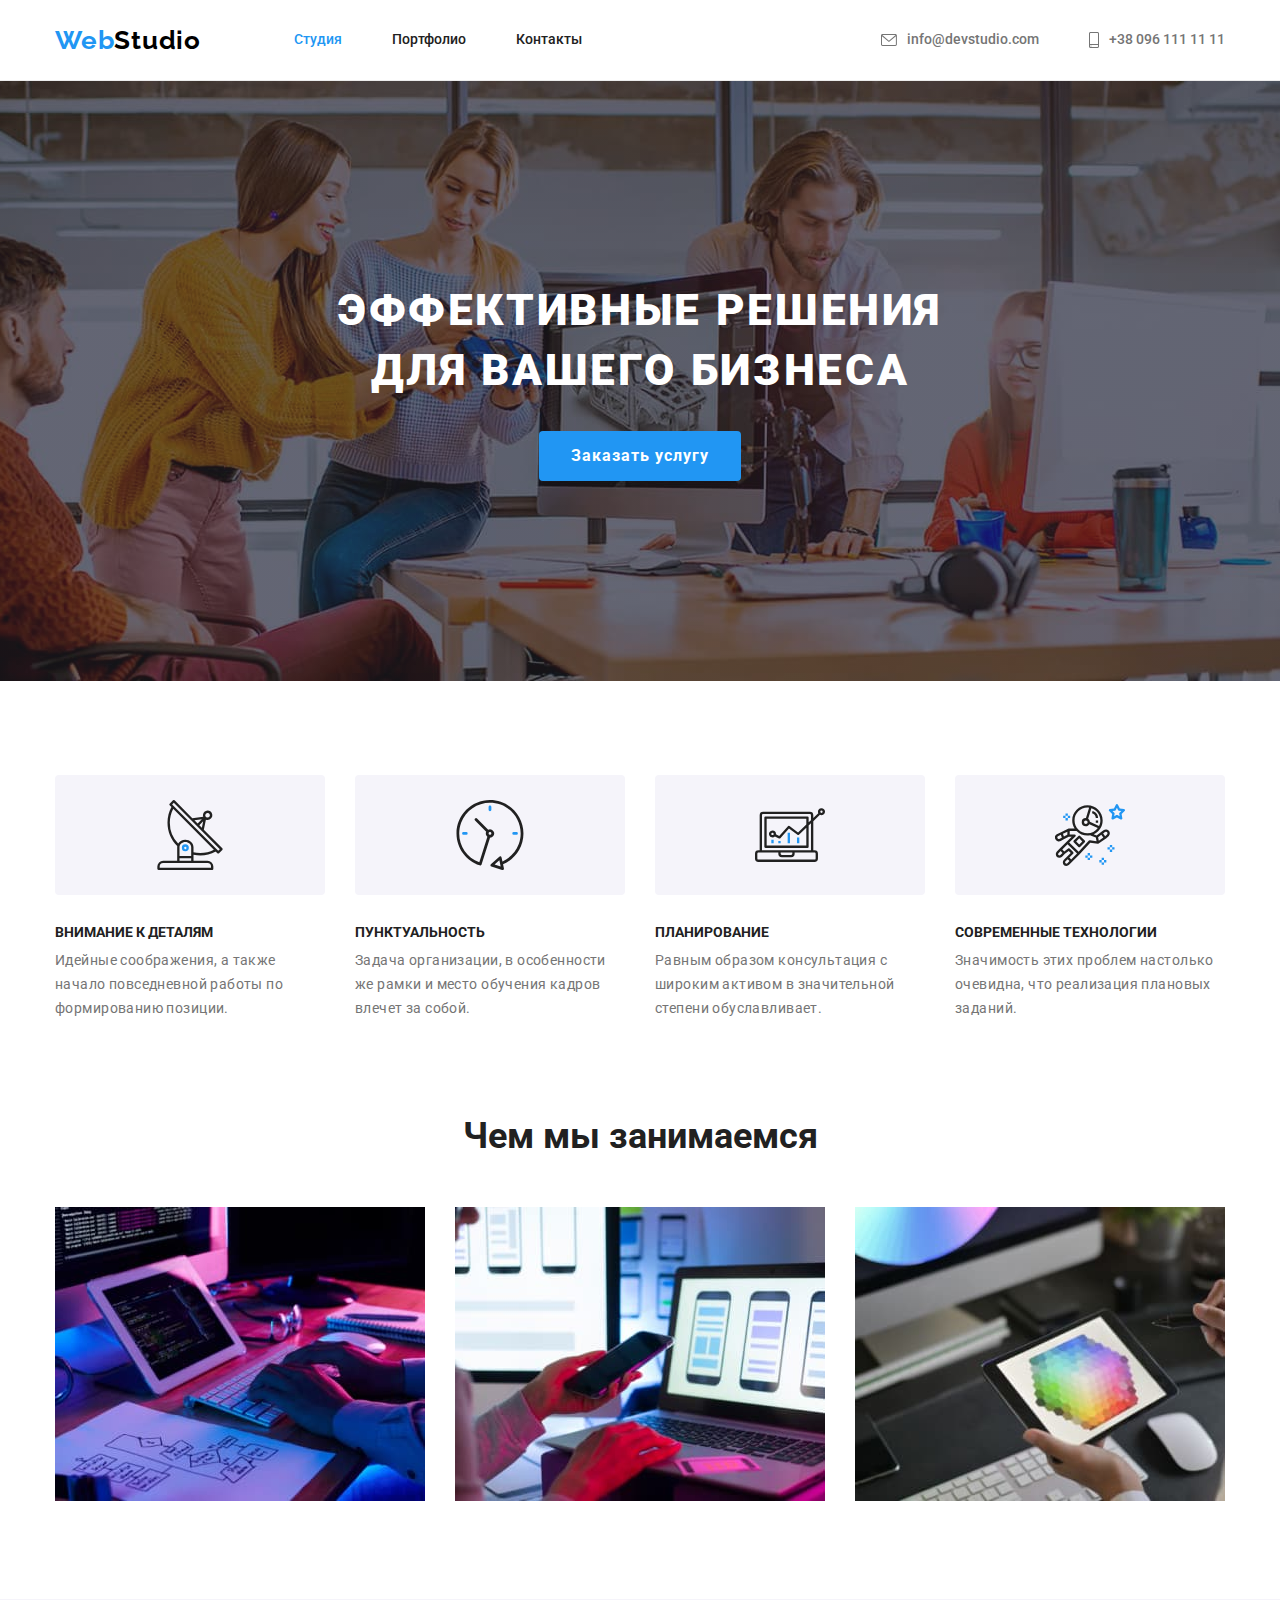
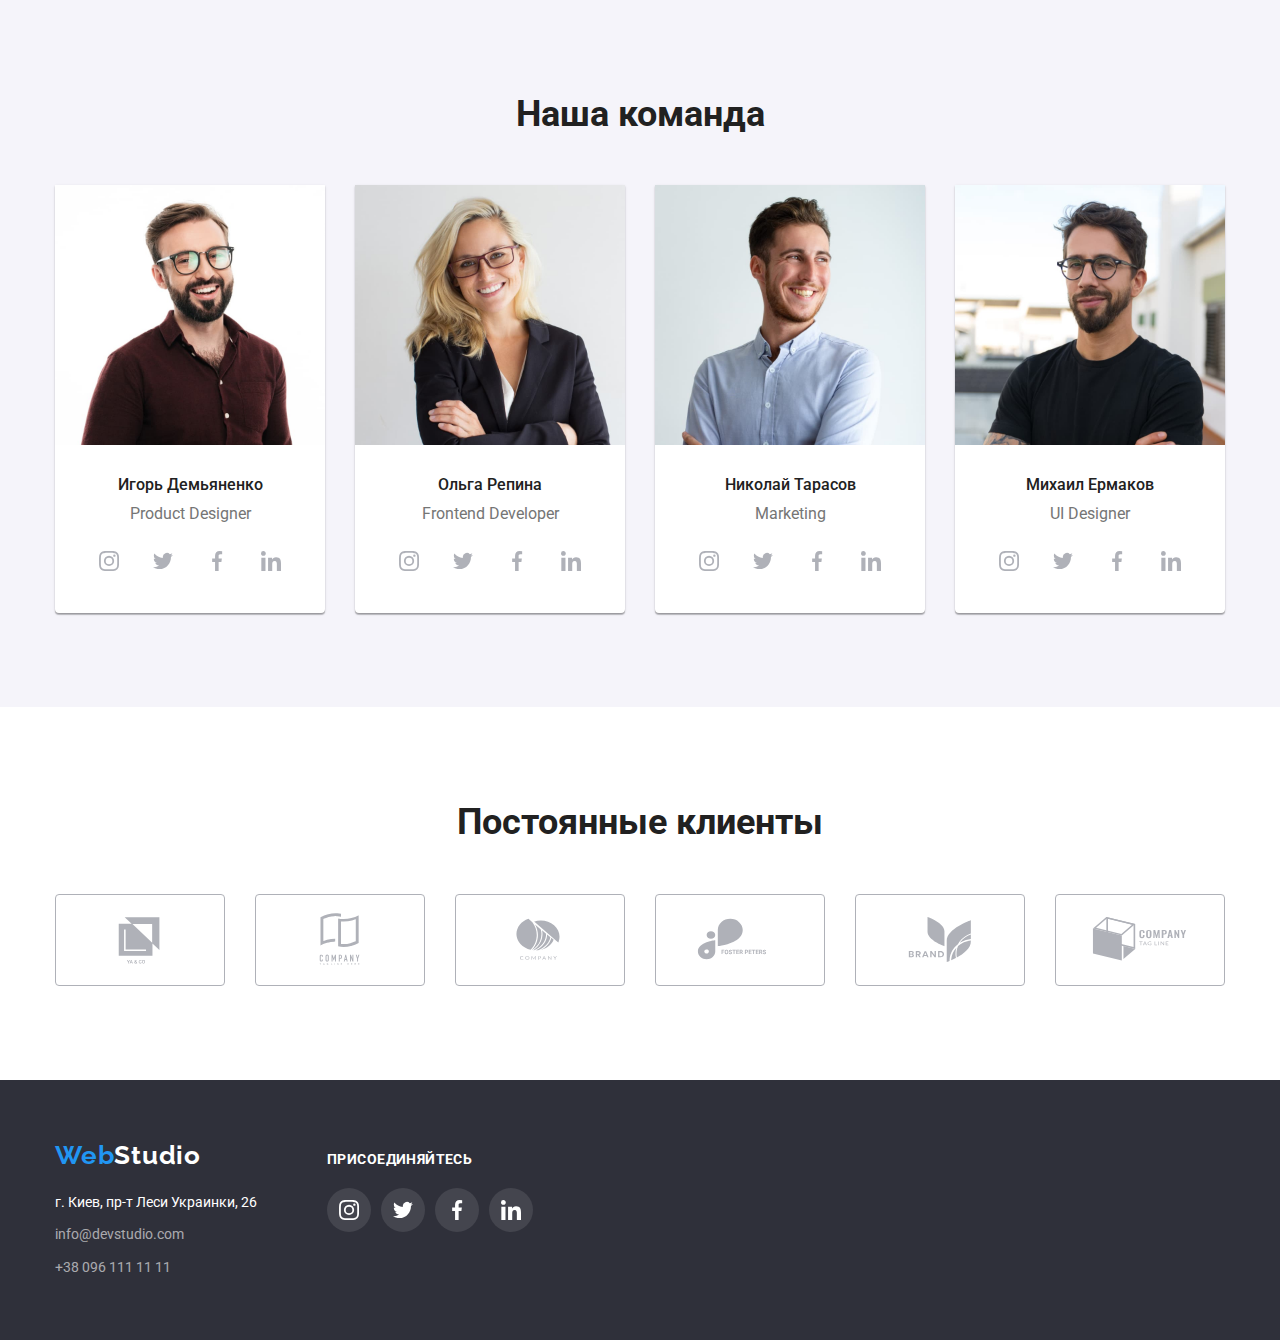
<file: index.html>
<!DOCTYPE html>
<html lang="ru">
  <head>
    <meta charset="UTF-8" />
    <meta http-equiv="X-UA-Compatible" content="IE=edge" />
    <meta name="viewport" content="width=device-width, initial-scale=1.0" />
    <title>WebStudio</title>
    <link rel="preconnect" href="https://fonts.googleapis.com" />
    <link rel="preconnect" href="https://fonts.gstatic.com" crossorigin />
    <link
      href="https://fonts.googleapis.com/css2?family=Raleway:wght@700&family=Roboto:wght@400;500;700;900&display=swap"
      rel="stylesheet"
    />
    <link
      rel="stylesheet"
      href="https://cdnjs.cloudflare.com/ajax/libs/modern-normalize/1.1.0/modern-normalize.min.css"
    />
    <link rel="stylesheet" href="./css/styles.css" />
  </head>
  <body>
    <header class="header-title">
      <div class="container">
        <nav class="header-nav">
          <a href="/" lang="en" class="logo link"
            ><span class="logo-item link">Web</span>Studio
          </a>
          <ul class="header-list">
            <li class="header-item">
              <a href="./index.html" class="header-link link current">Студия</a>
            </li>
            <li class="header-item">
              <a href="./portfolio.html" class="header-link link">Портфолио</a>
            </li>
            <li class="header-item">
              <a href="" class="header-link link">Контакты</a>
            </li>
          </ul>
        </nav>
        <ul class="contacts">
          <li class="header-item">
            <a href="mailto:info@devstudio.com" class="contact-list link">
              <svg class="icon-img mail">
                <use href="./images/symbol-defs.svg#mail"></use>
              </svg>
              info@devstudio.com</a
            >
          </li>
          <li class="header-item">
            <a href="tel:+380961111111" class="contact-list link">
              <svg class="icon-img phone">
                <use href="./images/symbol-defs.svg#smartphone"></use>
              </svg>
              +38 096 111 11 11</a
            >
          </li>
        </ul>
      </div>
    </header>
    <main>
      <section class="hero-title">
        <div class="container">
          <h1 class="hero">Эффективные решения для вашего бизнеса</h1>
          <button type="button" class="btn-title">Заказать услугу</button>
        </div>
      </section>
      <section class="preferences">
        <div class="container">
          <h2 class="visually-hidden">Преимущества</h2>
          <ul class="preferences-title">
            <li class="preferences-container">
              <div class="preferences-icon">
                <svg class="icons" width="70" height="70">
                  <use href="./images/icons-all.svg#icon-antena"></use>
                </svg>
              </div>
              <h3 class="preferences-item">Внимание к деталям</h3>
              <p class="preferences-list">
                Идейные соображения, а также начало повседневной работы по
                формированию позиции.
              </p>
            </li>
            <li class="preferences-container">
              <div class="preferences-icon">
                <svg class="icons" width="70" height="70">
                  <use href="./images/icons-all.svg#icon-clock"></use>
                </svg>
              </div>
              <h3 class="preferences-item">Пунктуальность</h3>
              <p class="preferences-list">
                Задача организации, в особенности же рамки и место обучения
                кадров влечет за собой.
              </p>
            </li>
            <li class="preferences-container">
              <div class="preferences-icon">
                <svg class="icons" width="70" height="70">
                  <use href="./images/icons-all.svg#icon-diagram"></use>
                </svg>
              </div>
              <h3 class="preferences-item">Планирование</h3>
              <p class="preferences-list">
                Равным образом консультация с широким активом в значительной
                степени обуславливает.
              </p>
            </li>
            <li class="preferences-container">
              <div class="preferences-icon">
                <svg class="icons" width="70" height="70">
                  <use href="./images/icons-all.svg#icon-astronaut"></use>
                </svg>
              </div>
              <h3 class="preferences-item">Современные технологии</h3>
              <p class="preferences-list">
                Значимость этих проблем настолько очевидна, что реализация
                плановых заданий.
              </p>
            </li>
          </ul>
        </div>
      </section>
      <section class="professional">
        <div class="container">
          <h2 class="professional-title">Чем мы занимаемся</h2>
          <ul class="professional-list">
            <li class="professional-item">
              <img
                src="./images/box1.jpg"
                alt="Планшет, клавиатура, руки"
                width="370"
              />
            </li>
            <li class="professional-item">
              <img src="./images/box2.jpg" alt="Телефон в руках" width="370" />
            </li>
            <li class="professional-item">
              <img
                src="./images/box3.jpg"
                alt="Разметка цветов в планшете"
                width="370"
              />
            </li>
          </ul>
        </div>
      </section>
      <section class="team">
        <div class="container">
          <h2 class="team-title">Наша команда</h2>
          <ul class="team-container">
            <li class="team-list">
              <img
                class="img"
                src="./images/product_designer.jpg"
                alt="Фото Продакт дизайнера"
                width="270"
              />
              <div class="team-member-container">
                <h3 class="team-member">Игорь Демьяненко</h3>
                <p lang="en" class="team-item">Product Designer</p>
                <ul class="team-soc-list">
                  <li class="team-soc-link">
                    <a href="" class="team-soc-item link">
                      <svg class="team-soc-icon" width="20" height="20">
                        <use href="./images/icons-all.svg#icon-instagram"></use>
                      </svg>
                    </a>
                  </li>
                  <li class="team-soc-link">
                    <a href="" class="team-soc-item link">
                      <svg class="team-soc-icon" width="20" height="20">
                        <use href="./images/icons-all.svg#icon-twitter"></use>
                      </svg>
                    </a>
                  </li>
                  <li class="team-soc-link">
                    <a href="" class="team-soc-item link">
                      <svg class="team-soc-icon" width="20" height="20">
                        <use href="./images/icons-all.svg#icon-facebook"></use>
                      </svg>
                    </a>
                  </li>
                  <li class="team-soc-link">
                    <a href="" class="team-soc-item link">
                      <svg class="team-soc-icon" width="20" height="20">
                        <use href="./images/icons-all.svg#icon-linkedin"></use>
                      </svg>
                    </a>
                  </li>
                </ul>
              </div>
            </li>
            <li class="team-list">
              <img
                class="img"
                src="./images/frontend_developer.jpg"
                alt="Фото фронт разработчика"
                width="270"
              />
              <div class="team-member-container">
                <h3 class="team-member">Ольга Репина</h3>
                <p lang="en" class="team-item">Frontend Developer</p>
                <ul class="team-soc-list">
                  <li class="team-soc-link">
                    <a href="" class="team-soc-item link">
                      <svg class="team-soc-icon" width="20" height="20">
                        <use href="./images/icons-all.svg#icon-instagram"></use>
                      </svg>
                    </a>
                  </li>
                  <li class="team-soc-link">
                    <a href="" class="team-soc-item link">
                      <svg class="team-soc-icon" width="20" height="20">
                        <use href="./images/icons-all.svg#icon-twitter"></use>
                      </svg>
                    </a>
                  </li>
                  <li class="team-soc-link">
                    <a href="" class="team-soc-item link">
                      <svg class="team-soc-icon" width="20" height="20">
                        <use href="./images/icons-all.svg#icon-facebook"></use>
                      </svg>
                    </a>
                  </li>
                  <li class="team-soc-link">
                    <a href="" class="team-soc-item link">
                      <svg class="team-soc-icon" width="20" height="20">
                        <use href="./images/icons-all.svg#icon-linkedin"></use>
                      </svg>
                    </a>
                  </li>
                </ul>
              </div>
            </li>
            <li class="team-list">
              <img
                class="img"
                src="./images/marketing.jpg"
                alt="Фото маркетолога"
                width="270"
              />
              <div class="team-member-container">
                <h3 class="team-member">Николай Тарасов</h3>
                <p lang="en" class="team-item">Marketing</p>
                <ul class="team-soc-list">
                  <li class="team-soc-link">
                    <a href="" class="team-soc-item link">
                      <svg class="team-soc-icon" width="20" height="20">
                        <use href="./images/icons-all.svg#icon-instagram"></use>
                      </svg>
                    </a>
                  </li>
                  <li class="team-soc-link">
                    <a href="" class="team-soc-item link">
                      <svg class="team-soc-icon" width="20" height="20">
                        <use href="./images/icons-all.svg#icon-twitter"></use>
                      </svg>
                    </a>
                  </li>
                  <li class="team-soc-link">
                    <a href="" class="team-soc-item link">
                      <svg class="team-soc-icon" width="20" height="20">
                        <use href="./images/icons-all.svg#icon-facebook"></use>
                      </svg>
                    </a>
                  </li>
                  <li class="team-soc-link">
                    <a href="" class="team-soc-item link">
                      <svg class="team-soc-icon" width="20" height="20">
                        <use href="./images/icons-all.svg#icon-linkedin"></use>
                      </svg>
                    </a>
                  </li>
                </ul>
              </div>
            </li>
            <li class="team-list">
              <img
                class="img"
                src="./images/ul_designer.jpg"
                alt="Фото дизайнера"
                width="270"
              />
              <div class="team-member-container">
                <h3 class="team-member">Михаил Ермаков</h3>
                <p lang="en" class="team-item">UI Designer</p>
                <ul class="team-soc-list">
                  <li class="team-soc-link">
                    <a href="" class="team-soc-item link">
                      <svg class="team-soc-icon" width="20" height="20">
                        <use href="./images/icons-all.svg#icon-instagram"></use>
                      </svg>
                    </a>
                  </li>
                  <li class="team-soc-link">
                    <a href="" class="team-soc-item link">
                      <svg class="team-soc-icon" width="20" height="20">
                        <use href="./images/icons-all.svg#icon-twitter"></use>
                      </svg>
                    </a>
                  </li>
                  <li class="team-soc-link">
                    <a href="" class="team-soc-item link">
                      <svg class="team-soc-icon" width="20" height="20">
                        <use href="./images/icons-all.svg#icon-facebook"></use>
                      </svg>
                    </a>
                  </li>
                  <li class="team-soc-link">
                    <a href="" class="team-soc-item link">
                      <svg class="team-soc-icon" width="20" height="20">
                        <use href="./images/icons-all.svg#icon-linkedin"></use>
                      </svg>
                    </a>
                  </li>
                </ul>
              </div>
            </li>
          </ul>
        </div>
      </section>
      <section class="clients">
        <div class="container">
          <h2 class="clients-title">Постоянные клиенты</h2>
          <ul class="clients-list">
            <li class="clients-item">
              <a href="" class="clients-link link">
                <svg class="clients-icon" width="106" height="60">
                  <use href="./images/icons-all.svg#icon-company-ya"></use>
                </svg>
              </a>
            </li>
            <li class="clients-item">
              <a href="" class="clients-link link">
                <svg class="clients-icon" width="106" height="60">
                  <use href="./images/icons-all.svg#icon-company-tagline"></use>
                </svg>
              </a>
            </li>
            <li class="clients-item">
              <a href="" class="clients-link link">
                <svg class="clients-icon" width="106" height="60">
                  <use href="./images/icons-all.svg#icon-company"></use>
                </svg>
              </a>
            </li>
            <li class="clients-item">
              <a href="" class="clients-link link">
                <svg class="clients-icon" width="106" height="60">
                  <use href="./images/icons-all.svg#icon-foster"></use>
                </svg>
              </a>
            </li>
            <li class="clients-item">
              <a href="" class="clients-link link">
                <svg class="clients-icon" width="106" height="60">
                  <use href="./images/icons-all.svg#icon-brand"></use>
                </svg>
              </a>
            </li>
            <li class="clients-item">
              <a href="" class="clients-link link">
                <svg class="clients-icon" width="106" height="60">
                  <use href="./images/icons-all.svg#icon-company-tag"></use>
                </svg>
              </a>
            </li>
          </ul>
        </div>
      </section>
    </main>
    <footer class="footer-item">
      <div class="container footer">
        <div class="footer-container">
          <a href="/" lang="en" class="logo link"
            ><span class="logo-item link">Web</span
            ><span class="logo-footer">Studio</span>
          </a>
          <address class="footer-address">
            <ul class="footer-list">
              <li class="footer-list-item">
                <p class="address-teg">г. Киев, пр-т Леси Украинки, 26</p>
              </li>
              <li class="footer-list-item">
                <a href="mailto:info@devstudio.com" class="footer-link link"
                  >info@devstudio.com</a
                ><br />
              </li>
              <li class="footer-list-item">
                <a href="tel:+380961111111" class="footer-link link"
                  >+38 096 111 11 11</a
                >
              </li>
            </ul>
          </address>
        </div>
        <div class="footer-cos">
          <p class="footer-cos-head">присоединяйтесь</p>
          <ul class="footer-soc-list">
            <li class="footer-soc-link">
              <a href="" class="footer-soc-item link">
                <svg class="footer-soc-icon" width="20" height="20">
                  <use href="./images/icons-all.svg#icon-instagram"></use>
                </svg>
              </a>
            </li>
            <li class="footer-soc-link">
              <a href="" class="footer-soc-item link">
                <svg class="footer-soc-icon" width="20" height="20">
                  <use href="./images/icons-all.svg#icon-twitter"></use>
                </svg>
              </a>
            </li>
            <li class="footer-soc-link">
              <a href="" class="footer-soc-item link">
                <svg class="footer-soc-icon" width="20" height="20">
                  <use href="./images/icons-all.svg#icon-facebook"></use>
                </svg>
              </a>
            </li>
            <li class="footer-soc-link">
              <a href="" class="footer-soc-item link">
                <svg class="footer-soc-icon" width="20" height="20">
                  <use href="./images/icons-all.svg#icon-linkedin"></use>
                </svg>
              </a>
            </li>
          </ul>
        </div>
      </div>
    </footer>
  </body>
</html>
</file>
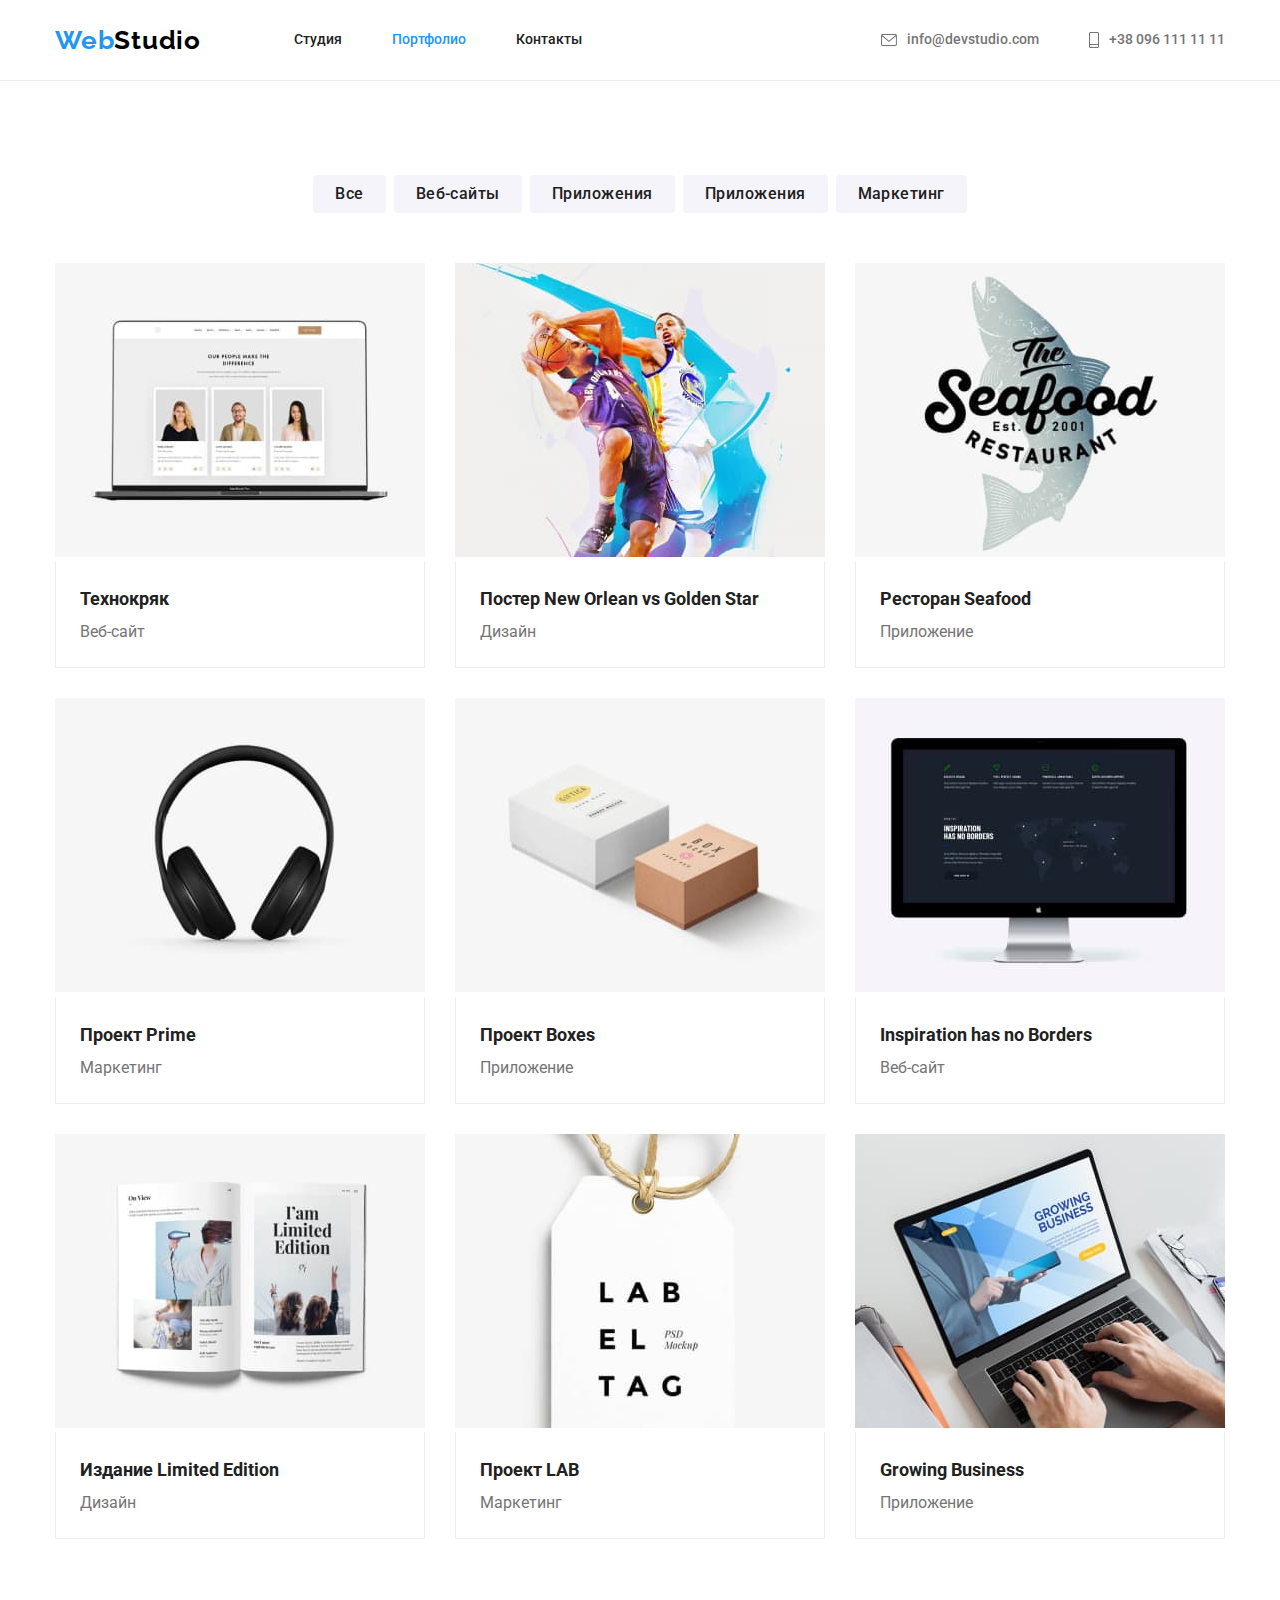
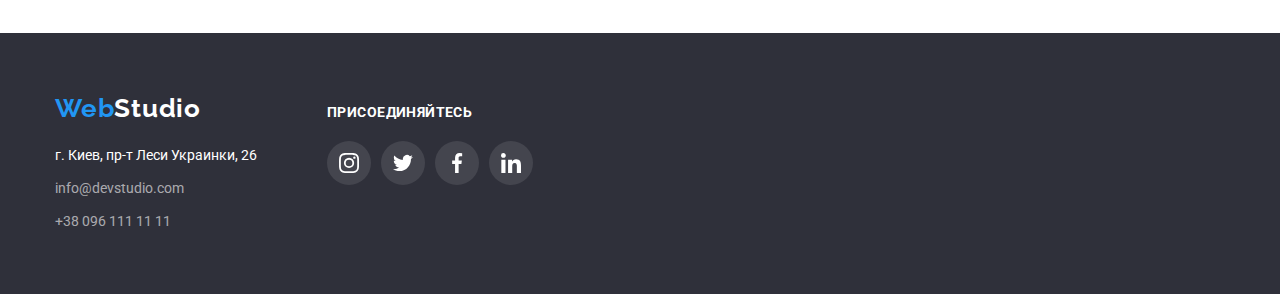
<file: portfolio.html>
<!DOCTYPE html>
<html lang="ru">
  <head>
    <meta charset="UTF-8" />
    <meta http-equiv="X-UA-Compatible" content="IE=edge" />
    <meta name="viewport" content="width=device-width, initial-scale=1.0" />
    <title>WebStudio</title>
    <link rel="preconnect" href="https://fonts.googleapis.com" />
    <link rel="preconnect" href="https://fonts.gstatic.com" crossorigin />
    <link
      href="https://fonts.googleapis.com/css2?family=Raleway:wght@700&family=Roboto:wght@400;500;700;900&display=swap"
      rel="stylesheet"
    />
    <link
      rel="stylesheet"
      href="https://cdnjs.cloudflare.com/ajax/libs/modern-normalize/1.1.0/modern-normalize.min.css"
    />
    <link rel="stylesheet" href="./css/styles.css" />
  </head>
  <body>
    <header class="header-title">
      <div class="container">
        <nav class="header-nav">
          <a href="/" lang="en" class="logo link"
            ><span class="logo-item link">Web</span>Studio
          </a>
          <ul class="header-list">
            <li class="header-item">
              <a href="./index.html" class="header-link link">Студия</a>
            </li>
            <li class="header-item">
              <a href="./portfolio.html" class="header-link link current"
                >Портфолио</a
              >
            </li>
            <li class="header-item">
              <a href="" class="header-link link">Контакты</a>
            </li>
          </ul>
        </nav>
        <ul class="contacts">
          <li class="header-item">
            <a href="mailto:info@devstudio.com" class="contact-list link">
              <svg class="icon-img mail">
                <use href="./images/symbol-defs.svg#mail"></use>
              </svg>
              info@devstudio.com</a
            >
          </li>
          <li class="header-item">
            <a href="tel:+380961111111" class="contact-list link">
              <svg class="icon-img phone">
                <use href="./images/symbol-defs.svg#smartphone"></use>
              </svg>
              +38 096 111 11 11</a
            >
          </li>
        </ul>
      </div>
    </header>
    <main>
      <section class="section-hero">
        <div class="container">
          <h1 class="visually-hidden">Портфолио</h1>
          <ul class="hero-list">
            <li class="hero-item-portfolio">
              <button type="button" class="hero-btn current">Все</button>
            </li>
            <li class="hero-item-portfolio">
              <button type="button" class="hero-btn">Веб-сайты</button>
            </li>
            <li class="hero-item-portfolio">
              <button type="button" class="hero-btn">Приложения</button>
            </li>
            <li class="hero-item-portfolio">
              <button type="button" class="hero-btn">Приложения</button>
            </li>
            <li class="hero-item-portfolio">
              <button type="button" class="hero-btn">Маркетинг</button>
            </li>
          </ul>
          <ul class="exemples-list">
            <li class="exemples-element">
              <a href="" class="exemples-link link">
                <img
                  src="./images/technokryak.jpg"
                  alt="Веб-сайт Технокряк"
                  width="370"
                  class="exemple-item"
                />
                <div class="exemple-container">
                  <h3 class="exemple-name">Технокряк</h3>
                  <p class="exemple-type">Веб-сайт</p>
                </div>
              </a>
            </li>
            <li class="exemples-element">
              <a href="" class="exemples-link link">
                <img
                  src="./images/poster.jpg"
                  alt="Постер Баскетбол"
                  width="370"
                  class="exemple-item"
                />
                <div class="exemple-container">
                  <h3 class="exemple-name">
                    Постер <span lang="en">New Orlean vs Golden Star</span>
                  </h3>
                  <p class="exemple-type">Дизайн</p>
                </div>
              </a>
            </li>
            <li class="exemples-element">
              <a href="" class="exemples-link link">
                <img
                  src="./images/seafood.jpg"
                  alt="Ресторан морской еды"
                  width="370"
                  class="exemple-item"
                />
                <div class="exemple-container">
                  <h3 class="exemple-name">
                    Ресторан <span lang="en">Seafood</span>
                  </h3>
                  <p class="exemple-type">Приложение</p>
                </div>
              </a>
            </li>
            <li class="exemples-element">
              <a href="" class="exemples-link link">
                <img
                  src="./images/prime.jpg"
                  alt="Проэкт Прайм"
                  width="370"
                  class="exemple-item"
                />
                <div class="exemple-container">
                  <h3 class="exemple-name">
                    Проект <span lang="en">Prime</span>
                  </h3>
                  <p class="exemple-type">Маркетинг</p>
                </div>
              </a>
            </li>
            <li class="exemples-element">
              <a href="" class="exemples-link link">
                <img
                  src="./images/boxes.jpg"
                  alt="Проэкт Боксы"
                  width="370"
                  class="exemple-item"
                />
                <div class="exemple-container">
                  <h3 class="exemple-name">
                    Проект <span lang="en">Boxes</span>
                  </h3>
                  <p class="exemple-type">Приложение</p>
                </div>
              </a>
            </li>
            <li class="exemples-element">
              <a href="" class="exemples-link link">
                <img
                  src="./images/inspiration_has_no_borders.jpg"
                  alt="Вдохновение не имеет границ"
                  width="370"
                  class="exemple-item"
                />
                <div class="exemple-container">
                  <h3 lang="en" class="exemple-name">
                    Inspiration has no Borders
                  </h3>
                  <p class="exemple-type">Веб-сайт</p>
                </div>
              </a>
            </li>
            <li class="exemples-element">
              <a href="" class="exemples-link link">
                <img
                  src="./images/limited-edition.jpg"
                  alt="Издание Ограченного выпуска"
                  width="370"
                  class="exemple-item"
                />
                <div class="exemple-container">
                  <h3 class="exemple-name">
                    Издание <span lang="en">Limited Edition</span>
                  </h3>
                  <p class="exemple-type">Дизайн</p>
                </div>
              </a>
            </li>
            <li class="exemples-element">
              <a href="" class="exemples-link link">
                <img
                  src="./images/lab.jpg"
                  alt="Проэкт ЛАБ"
                  width="370"
                  class="exemple-item"
                />
                <div class="exemple-container">
                  <h3 class="exemple-name">
                    Проект <span lang="en">LAB</span>
                  </h3>
                  <p class="exemple-type">Маркетинг</p>
                </div>
              </a>
            </li>
            <li class="exemples-element">
              <a href="" class="exemples-link link">
                <img
                  src="./images/growing_business.jpg"
                  alt="Веб-сайт Технокряк"
                  width="370"
                  class="exemple-item"
                />
                <div class="exemple-container">
                  <h3 lang="en" class="exemple-name">Growing Business</h3>
                  <p class="exemple-type">Приложение</p>
                </div>
              </a>
            </li>
          </ul>
        </div>
      </section>
    </main>
    <footer class="footer-item">
      <div class="container footer">
        <div class="footer-container">
          <a href="/" lang="en" class="logo link"
            ><span class="logo-item link">Web</span
            ><span class="logo-footer">Studio</span>
          </a>
          <address class="footer-address">
            <ul class="footer-list">
              <li class="footer-list-item">
                <p class="address-teg">г. Киев, пр-т Леси Украинки, 26</p>
              </li>
              <li class="footer-list-item">
                <a href="mailto:info@devstudio.com" class="footer-link link"
                  >info@devstudio.com</a
                ><br />
              </li>
              <li class="footer-list-item">
                <a href="tel:+380961111111" class="footer-link link"
                  >+38 096 111 11 11</a
                >
              </li>
            </ul>
          </address>
        </div>
        <div class="footer-cos">
          <h3 class="footer-cos-head">присоединяйтесь</h3>
          <ul class="footer-soc-list">
            <li class="footer-soc-link">
              <a href="" class="footer-soc-item link">
                <svg class="footer-soc-icon" width="20" height="20">
                  <use href="./images/icons-all.svg#icon-instagram"></use>
                </svg>
              </a>
            </li>
            <li class="footer-soc-link">
              <a href="" class="footer-soc-item link">
                <svg class="footer-soc-icon" width="20" height="20">
                  <use href="./images/icons-all.svg#icon-twitter"></use>
                </svg>
              </a>
            </li>
            <li class="footer-soc-link">
              <a href="" class="footer-soc-item link">
                <svg class="footer-soc-icon" width="20" height="20">
                  <use href="./images/icons-all.svg#icon-facebook"></use>
                </svg>
              </a>
            </li>
            <li class="footer-soc-link">
              <a href="" class="footer-soc-item link">
                <svg class="footer-soc-icon" width="20" height="20">
                  <use href="./images/icons-all.svg#icon-linkedin"></use>
                </svg>
              </a>
            </li>
          </ul>
        </div>
      </div>
    </footer>
  </body>
</html>
</file>
<file: css/styles.css>
:root {
  --primery-text-color: #757575;
  --tittle-text-color: #212121;
  --accent-color: #2196f3;
  --primery-bg-color: #ffffff;
}

body {
  background-color: var(--primery-bg-color);
  color: var(--primery-text-color);
  font-family: "Roboto", sans-serif;
}

h1,
h2,
h3,
h4,
h5,
h6,
p {
  margin: 0;
}

ul {
  margin: 0;
  padding: 0;
  list-style: none;
}

.link {
  text-decoration: none;
}

.container {
  width: 1200px;
  padding-left: 15px;
  padding-right: 15px;
  margin-left: auto;
  margin-right: auto;
}

/* ==============HEADER=================== */

.header-title .container {
  display: flex;
  align-items: center;
}

.header-title {
  border-bottom: 1px solid #ececec;
}

.header-nav {
  display: flex;
  align-items: center;
}

.header-list {
  display: flex;
}

.contacts {
  display: flex;
  margin-left: auto;
}

.logo {
  font-family: "Raleway", sans-serif;
  font-style: normal;
  font-weight: 700;
  color: #000000;
  font-size: 26px;
  line-height: 1.19;
  letter-spacing: 0.03em;
}

.header-title .logo {
  padding-top: 24px;
  padding-bottom: 24px;
  margin-right: 93px;
}

.header-item:not(:last-child) {
  margin-right: 50px;
}

/* .header-title .link {
  padding-top: 32px;
  padding-bottom: 32px;
} */

.logo-item {
  color: var(--accent-color);
}

.logo-footer {
  color: #ffffff;
  background-color: #2f303a;
}

.icon-img {
  display: flex;
  justify-content: center;
  align-self: center;
  fill: #757575;
  margin-right: 10px;
  padding: auto;
}

.icon-img.mail {
  width: 16px;
  height: 12px;
}

.icon-img.phone {
  width: 10px;
  height: 16px;
}

.header-list .link {
  display: block;

  font-style: normal;
  font-weight: 500;
  font-size: 14px;
  line-height: 1.14;
  color: var(--tittle-text-color);
}

.header-list .link:hover,
.header-list .link:focus {
  color: var(--accent-color);
}

.header-list .link.current {
  color: var(--accent-color);
}

.contact-list {
  display: flex;
  font-style: normal;
  font-weight: 500;
  font-size: 14px;
  line-height: 1.14;
  color: #757575;
  padding-top: 32px;
  padding-bottom: 32px;
}

.header-link {
  padding-top: 32px;
  padding-bottom: 32px;
}

.contact-list:hover,
.contact-list:focus {
  color: var(--accent-color);
}

.contact-list:hover .icon-img,
.contact-list:focus .icon-img {
  fill: var(--accent-color);
}

/* --------------------- HERO ---------------------- */

.hero-title {
  background-color: #2f303a;
  padding-top: 200px;
  padding-bottom: 200px;

  background-image: linear-gradient(
      rgba(47, 48, 58, 0.4),
      rgba(47, 48, 58, 0.4)
    ),
    url(../images/hero-bg.jpg);
  max-width: 1600px;
  height: 600px;
  background-repeat: no-repeat;
  background-position: center;
  background-size: cover;
  margin: 0 auto;
}

.hero {
  font-style: normal;
  font-weight: 900;
  font-size: 44px;
  line-height: 1.36;
  letter-spacing: 0.06em;
  text-align: center;
  text-transform: uppercase;
  color: #ffffff;

  align-items: center;
  width: 696px;
  margin: auto;
  margin-bottom: 30px;
}

.btn-title {
  font-family: "Roboto";
  font-style: normal;
  font-weight: 700;
  font-size: 16px;
  line-height: 1.88;
  display: flex;
  align-items: center;
  text-align: center;
  cursor: pointer;
  color: #ffffff;
  letter-spacing: 0.06em;

  background: #2196f3;
  border-radius: 4px;
  border: 0;

  margin: 0 auto;
  padding: 10px 32px;
}

.btn-title:hover,
.btn-title:focus {
  background-color: #188ce8;
  box-shadow: 0px 4px 4px rgba(0, 0, 0, 0.15);
  border-radius: 4px;
}

/* -----------------------PREFERENCES------------------- */

.visually-hidden {
  position: absolute;
  white-space: nowrap;
  width: 1px;
  height: 1px;
  overflow: hidden;
  border: 0;
  padding: 0;
  clip: rect(0 0 0 0);
  clip-path: inset(50%);
  margin: -1px;
}

.professional {
  padding-bottom: 94px;
}

.preferences-icon {
  width: 270px;
  height: 120px;

  background: #f5f4fa;
  border-radius: 4px;
  margin-bottom: 30px;

  display: flex;
  align-items: center;
  justify-content: center;
}

/* .icons {
  display: flex;
  align-items: center;
  justify-content: center;
} */

.preferences-item {
  font-style: normal;
  font-weight: 700;
  font-size: 14px;
  line-height: 1;
  text-transform: uppercase;
  color: var(--tittle-text-color);

  margin-bottom: 10px;
}

.preferences-list {
  font-weight: 400;
  font-size: 14px;
  line-height: 1.71;
  letter-spacing: 0.03em;
}

.preferences-title {
  display: flex;
}

.preferences-container {
  width: calc((100% - 90px) / 4);
  margin-right: 30px;
}

.preferences-container:last-child {
  margin-right: 0;
}

/* =========================PROFESSIONAL======================== */

.preferences,
.team,
.clients {
  padding-bottom: 94px;
  padding-top: 94px;
}

.professional-title,
.team-title,
.clients-title {
  font-style: normal;
  font-weight: 700;
  font-size: 36px;
  line-height: 1.17;
  text-align: center;
  color: var(--tittle-text-color);

  margin-bottom: 50px;
}

.professional-list {
  display: flex;
}

.professional-item {
  margin-left: 30px;
}

.professional-item:nth-last-child(3n) {
  margin-left: 0;
}

/* ------------------------- TEAM ----------------------------- */

.team {
  background-color: #f5f4fa;
}

.img {
  display: block;
  max-width: 100%;
  height: auto;
}

.team-list {
  background-color: var(--primery-bg-color);
}

.team-container {
  display: flex;
  align-items: center;
}

.team-list {
  width: calc((100% - 90px) / 4);
  margin-right: 30px;

  background: var(--primery-bg-color);
  box-shadow: 0px 1px 3px rgba(0, 0, 0, 0.12), 0px 1px 1px rgba(0, 0, 0, 0.14),
    0px 2px 1px rgba(0, 0, 0, 0.2);
  border-radius: 0px 0px 4px 4px;
}

.team-list:nth-child(4n) {
  margin-right: 0;
}

.team-member {
  font-style: normal;
  font-weight: 500;
  font-size: 16px;
  line-height: 1.19;
  color: var(--tittle-text-color);

  margin-bottom: 10px;
}

.team-member-container {
  padding-top: 30px;
  text-align: center;
  padding-bottom: 30px;
}

.team-item {
  font-size: 16px;
  line-height: 1.19;

  text-align: center;
  margin-bottom: 16px;
}

.team-soc-list {
  display: flex;
  justify-content: center;
}

.team-soc-link {
  /* width: 44px;
  height: 44px; */
  margin-right: 10px;
}

.team-soc-link:last-child {
  margin-right: 0;
}

.team-soc-item {
  display: flex;
  align-items: center;
  justify-content: center;
  /* max-width: 100%;
  max-height: 100%; */

  width: 44px;
  height: 44px;

  border-radius: 50%;
  background-color: var(--primery-bg-color);
}

.team-soc-icon {
  fill: #afb1b8;
}

.team-soc-item:hover,
.team-soc-item:focus {
  background-color: var(--accent-color);
}

.team-soc-item:hover .team-soc-icon,
.team-soc-item:focus .team-soc-icon {
  fill: var(--primery-bg-color);
}

/* ----------------------------CLIENTS-------------------- */
.clients-list {
  display: flex;
  justify-content: center;
}

.clients-item {
  width: 170px;
  height: 92px;
}

.clients-item:not(:last-child) {
  margin-right: 30px;
}

.clients-link {
  color: #afb1b8;
  outline: transparent;
  display: flex;
  align-items: center;
  justify-content: center;
  width: 100%;
  height: 100%;

  border: 1px solid #afb1b8;
  border-radius: 4px;
}

.clients-icon {
  fill: currentColor;
  display: flex;
  justify-items: center;
  align-items: center;

  background-position: center;
  background-repeat: no-repeat;
  background-size: contain;
}

.clients-link:hover,
.clients-link:focus {
  border-color: var(--accent-color);
  color: var(--accent-color);
}

/* -----------------------FOOTER------------------------ */

.container.footer {
  display: flex;
  align-items: baseline;
}

.footer-item {
  background-color: #2f303a;

  padding-top: 60px;
  padding-bottom: 60px;
}

.footer-item .logo {
  margin-right: 0;
}

.footer-item .link {
  margin-bottom: 20px;
}

.address-teg {
  font-style: normal;
  font-weight: 400;
  font-size: 14px;
  line-height: 1.71;
  color: #ffffff;
}

.footer-link {
  font-style: normal;
  font-weight: 400;
  font-size: 14px;
  line-height: 1.71;
  color: rgba(255, 255, 255, 0.6);
}

.footer-link:hover,
.footer-link:focus {
  color: var(--accent-color);
}

.footer-address {
  margin-top: 20px;
}

.footer-list-item {
  display: block;
  margin-bottom: 9px;
}

.footer-list-item:last-child {
  margin-bottom: 0;
}

.footer-cos {
  /* display: block;
  width: 206px;
  height: 80px; */
  margin-left: 70px;
  /* padding-top: 10px; */
  background-position: 50% 50%;
}

.footer-cos-head {
  font-style: normal;
  font-weight: 700;
  font-size: 14px;
  line-height: 1.14;
  letter-spacing: 0.03em;
  text-transform: uppercase;

  color: #ffffff;

  text-transform: uppercase;
  margin-bottom: 20px;
}

.footer-soc-list {
  display: flex;
  justify-content: center;
}

.footer-soc-link {
  width: 44px;
  height: 44px;
  margin-right: 10px;
}

.footer-soc-link:last-child {
  margin-right: 0;
}

.footer-soc-item {
  display: flex;
  align-items: center;
  justify-content: center;
  width: 100%;
  height: 100%;
  border-radius: 50%;
  background-color: rgba(255, 255, 255, 0.1);
}

.footer-soc-icon {
  fill: #ffffff;
}

.footer-soc-item:hover,
.footer-soc-item:focus {
  background-color: #2196f3;
}

.footer-soc-item.link {
  margin-bottom: 0;
}

/* ------------------------PORTFOLIO---------------------- */

.section-hero {
  padding-bottom: 94px;
  padding-top: 94px;
}

.hero-item-portfolio:not(:last-child) {
  margin-right: 8px;
}

.hero-btn {
  font-family: "Roboto";
  font-style: normal;
  font-weight: 500;
  font-size: 16px;
  line-height: 1.62;
  cursor: pointer;
  color: var(--tittle-text-color);
  background: #f5f4fa;
  letter-spacing: 0.03em;

  padding: 6px 22px;
  border-radius: 4px;
  border: 0;
}

.hero-btn:hover,
.hero-btn:focus,
.hero-btn .current {
  color: #ffffff;
  background-color: #2196f3;
  box-shadow: 0px 3px 1px rgba(0, 0, 0, 0.1), 0px 1px 2px rgba(0, 0, 0, 0.08),
    0px 2px 2px rgba(0, 0, 0, 0.12);
}

.exemple-container {
  padding: 20px 24px;
  border-bottom: 1px solid #eeeeee;
  border-right: 1px solid #eeeeee;
  border-left: 1px solid #eeeeee;
}

.exemple-item {
  /* margin-bottom: 0; */
  max-width: 100%;
  height: auto;
}

.exemple-name {
  font-size: 18px;
  line-height: 2;
  color: var(--tittle-text-color);
}

.exemple-type {
  font-size: 16px;
  line-height: 1.88;
}

.hero-list {
  display: flex;
  justify-content: center;
  margin-bottom: 50px;
}

.exemples-list {
  display: flex;
  flex-wrap: wrap;
}

.exemples-element {
  width: calc((100% - 60px) / 3);
  margin-right: 30px;
  margin-bottom: 30px;
}

.exemples-element:nth-child(3n) {
  margin-right: 0;
}

.exemples-element:nth-last-child(-n + 3) {
  margin-bottom: 0;
}

.exemples-link {
  display: block;
  color: var(--primery-text-color);
}

/* .exemples-element:hover,
.exemples-element:focus {
  box-shadow: 0px 1px 1px rgba(0, 0, 0, 0.12), 0px 4px 4px rgba(0, 0, 0, 0.06),
    1px 4px 6px rgba(0, 0, 0, 0.16);
} */

.exemples-link:hover,
.exemples-link:focus {
  box-shadow: 0px 1px 1px rgba(0, 0, 0, 0.12), 0px 4px 4px rgba(0, 0, 0, 0.06),
    1px 4px 6px rgba(0, 0, 0, 0.16);
}
</file>
